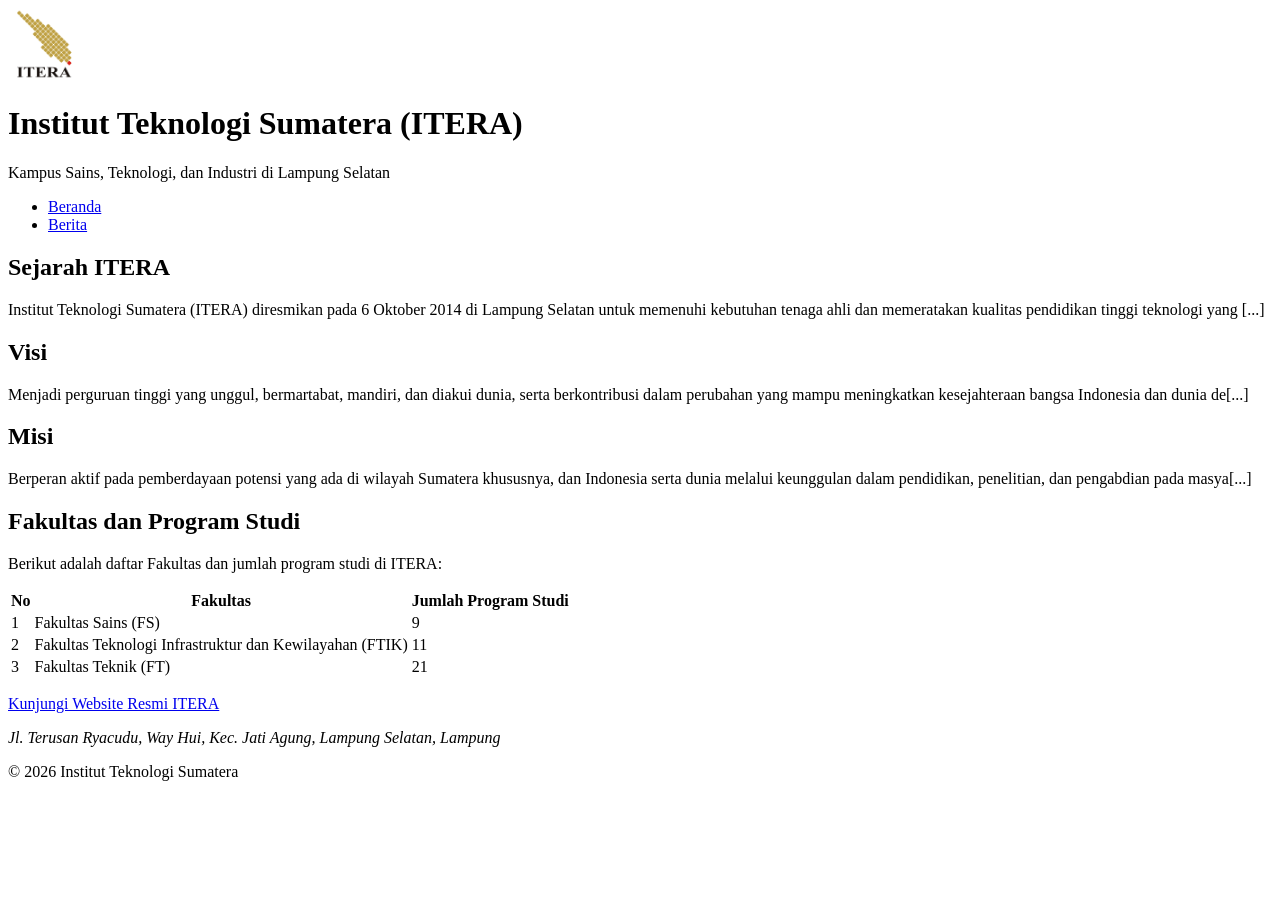
<file: tugas2/index.html>
<!DOCTYPE html>
<html lang="id">
<head>
    <!--
      ============================================================
      TUGAS 2 - PENGEMBANGAN APLIKASI WEB
      Halaman Utama : Profil ITERA (index.html)
      Deskripsi     : Website profil ITERA dengan struktur HTML
                       semantik
      ============================================================
    -->
    <meta charset="utf-8">
    <meta name="description" content="Website profil Institut Teknologi Sumatera (ITERA): sejarah, visi misi, fakultas, dan data kampus.">
    <meta name="author" content="Abdul Aziz">
    <title>Profil ITERA | Institut Teknologi Sumatera</title>
</head>
<body> 

    <header>
        <a href="index.html" aria-label="Beranda">
            <img src="image/logo.png" alt="Logo Institut Teknologi Sumatera" width="72" height="72">
        </a>
        <div>
            <h1>Institut Teknologi Sumatera (ITERA)</h1>
            <p>Kampus Sains, Teknologi, dan Industri di Lampung Selatan</p>
        </div>
    </header>
    
    <nav>
        <ul>
            <li><a href="index.html">Beranda</a></li>
            <li><a href="berita.html">Berita</a></li>
        </ul>
    </nav>

    <main>
        <section>
            <h2>Sejarah ITERA</h2>
            <p>Institut Teknologi Sumatera (ITERA) diresmikan pada 6 Oktober 2014 di Lampung Selatan untuk memenuhi kebutuhan tenaga ahli dan memeratakan kualitas pendidikan tinggi teknologi yang [...]
        </section>

        <section>
            <h2>Visi</h2>
            <p>Menjadi perguruan tinggi yang unggul, bermartabat, mandiri, dan diakui dunia, serta berkontribusi dalam perubahan yang mampu meningkatkan kesejahteraan bangsa Indonesia dan dunia de[...]
        </section>

        <section>
            <h2>Misi</h2>
            <p>Berperan aktif pada pemberdayaan potensi yang ada di wilayah Sumatera khususnya, dan Indonesia serta dunia melalui keunggulan dalam pendidikan, penelitian, dan pengabdian pada masya[...]
        </section>

        <section>
            <h2>Fakultas dan Program Studi</h2>
            <p>Berikut adalah daftar Fakultas dan jumlah program studi di ITERA:</p>
            <table>
                <thead>
                    <tr>
                        <th>No</th>
                        <th>Fakultas</th>
                        <th>Jumlah Program Studi</th>
                    </tr>
                </thead>
                <tbody>
                    <tr>
                        <td>1</td>
                        <td>Fakultas Sains (FS)</td>
                        <td>9</td>
                    </tr>
                    <tr>
                        <td>2</td>
                        <td>Fakultas Teknologi Infrastruktur dan Kewilayahan (FTIK)</td>
                        <td>11</td>
                    </tr>
                    <tr>
                        <td>3</td>
                        <td>Fakultas Teknik (FT)</td>
                        <td>21</td>
                    </tr>
                </tbody>
            </table>
        </section>

    </main>

    <p>
        <a href="https://www.itera.ac.id/" target="_blank" rel="noopener noreferrer">Kunjungi Website Resmi ITERA</a>

    <footer>
        <p><i>Jl. Terusan Ryacudu, Way Hui, Kec. Jati Agung, Lampung Selatan, Lampung</i></p>
        <p>© 2026 Institut Teknologi Sumatera</p>
    </footer>
</body>
</html>
</file>
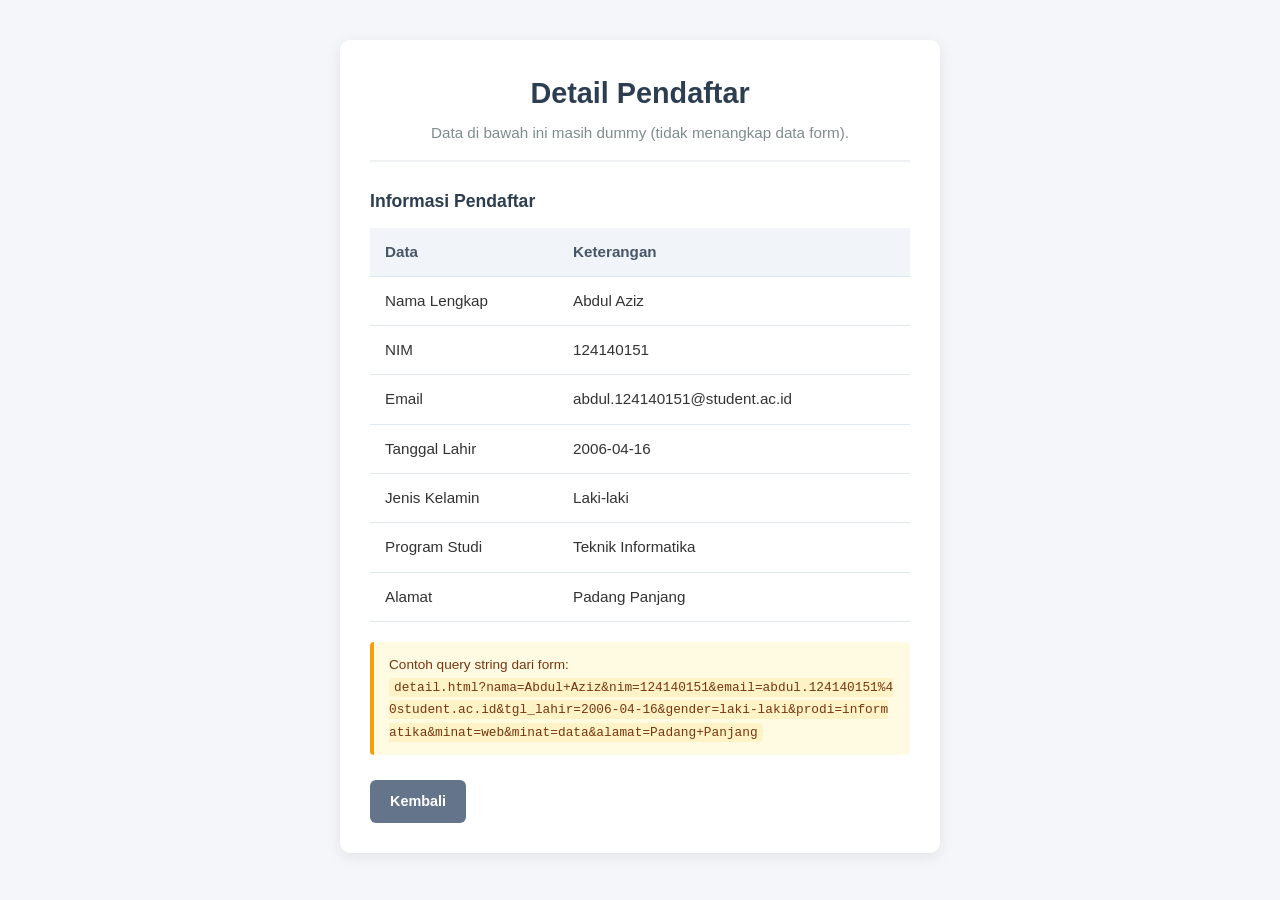
<file: task_3/detail.html>
<!DOCTYPE html>
<html lang="id">
<head>
  <meta charset="UTF-8">
  <meta name="viewport" content="width=device-width, initial-scale=1.0">
  <title>Detail Pendaftar</title>
  <link rel="stylesheet" href="style.css">
</head>
<body>
  <div class="container">
    <header>
      <h1>Detail Pendaftar</h1>
      <p>Data di bawah ini masih dummy (tidak menangkap data form).</p>
    </header>

    <table>
      <caption>Informasi Pendaftar</caption>
      <thead>
        <tr>
          <th>Data</th>
          <th>Keterangan</th>
        </tr>
      </thead>
      <tbody>
        <tr><td>Nama Lengkap</td><td>Abdul Aziz</td></tr>
        <tr><td>NIM</td><td>124140151</td></tr>
        <tr><td>Email</td><td>abdul.124140151@student.ac.id</td></tr>
        <tr><td>Tanggal Lahir</td><td>2006-04-16</td></tr>
        <tr><td>Jenis Kelamin</td><td>Laki-laki</td></tr>
        <tr><td>Program Studi</td><td>Teknik Informatika</td></tr>
        <tr><td>Alamat</td><td>Padang Panjang</td></tr>
      </tbody>
    </table>

    <p class="catatan">
      Contoh query string dari form:<br>
      <code>detail.html?nama=Abdul+Aziz&amp;nim=124140151&amp;email=abdul.124140151%40student.ac.id&amp;tgl_lahir=2006-04-16&amp;gender=laki-laki&amp;prodi=informatika&amp;minat=web&amp;minat=data&amp;alamat=Padang+Panjang</code>
    </p>

    <a href="pendaftaran.html" class="tombol">Kembali</a>
  </div>
</body>
</html>
</file>
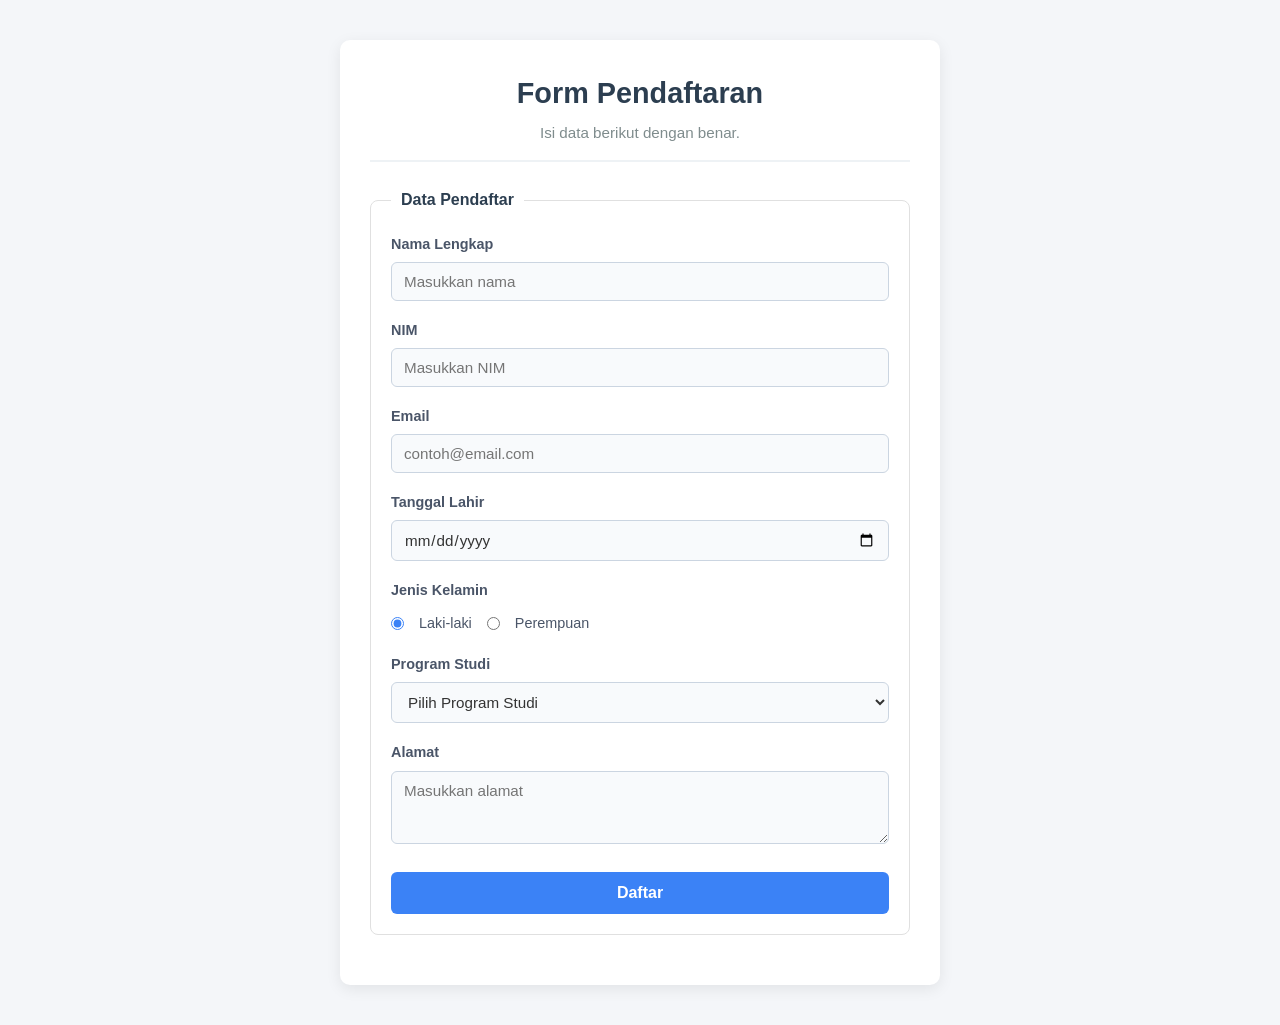
<file: task_3/pendaftaran.html>
<!DOCTYPE html>
<html lang="id">
<head>
  <meta charset="UTF-8">
  <meta name="viewport" content="width=device-width, initial-scale=1.0">
  <title>Pendaftaran</title>
  <link rel="stylesheet" href="style.css">
</head>
<body>
  <div class="container">
    <header>
      <h1>Form Pendaftaran</h1>
      <p>Isi data berikut dengan benar.</p>
    </header>

    <!-- method GET: data dikirim lewat query string ke detail.html -->
    <form method="get" action="detail.html">
      <fieldset>
        <legend>Data Pendaftar</legend>

        <div class="form-group">
          <label for="nama">Nama Lengkap</label>
          <input type="text" id="nama" name="nama" placeholder="Masukkan nama" required>
        </div>

        <div class="form-group">
          <label for="nim">NIM</label>
          <input type="text" id="nim" name="nim" placeholder="Masukkan NIM" required>
        </div>

        <div class="form-group">
          <label for="email">Email</label>
          <input type="email" id="email" name="email" placeholder="contoh@email.com" required>
        </div>

        <div class="form-group">
          <label for="tgl">Tanggal Lahir</label>
          <input type="date" id="tgl" name="tgl_lahir">
        </div>

        <div class="form-group">
          <span class="label-text">Jenis Kelamin</span>
          <div class="pilihan">
            <input type="radio" id="laki" name="gender" value="laki-laki" checked>
            <label for="laki">Laki-laki</label>
            <input type="radio" id="perempuan" name="gender" value="perempuan">
            <label for="perempuan">Perempuan</label>
          </div>
        </div>

        <div class="form-group">
          <label for="prodi">Program Studi</label>
          <select id="prodi" name="prodi">
            <option value="">Pilih Program Studi</option>
            <option value="informatika">Teknik Informatika</option>
            <option value="industri">Teknik Industri</option>
            <option value="elektro">Teknik Elektro</option>
            <option value="mesin">Teknik Mesin</option>
          </select>
        </div>

        <div class="form-group">
          <label for="alamat">Alamat</label>
          <textarea id="alamat" name="alamat" rows="3" placeholder="Masukkan alamat"></textarea>
        </div>

        <button type="submit" id="btn-daftar">Daftar</button>
      </fieldset>
    </form>
  </div>
</body>
</html>
</file>
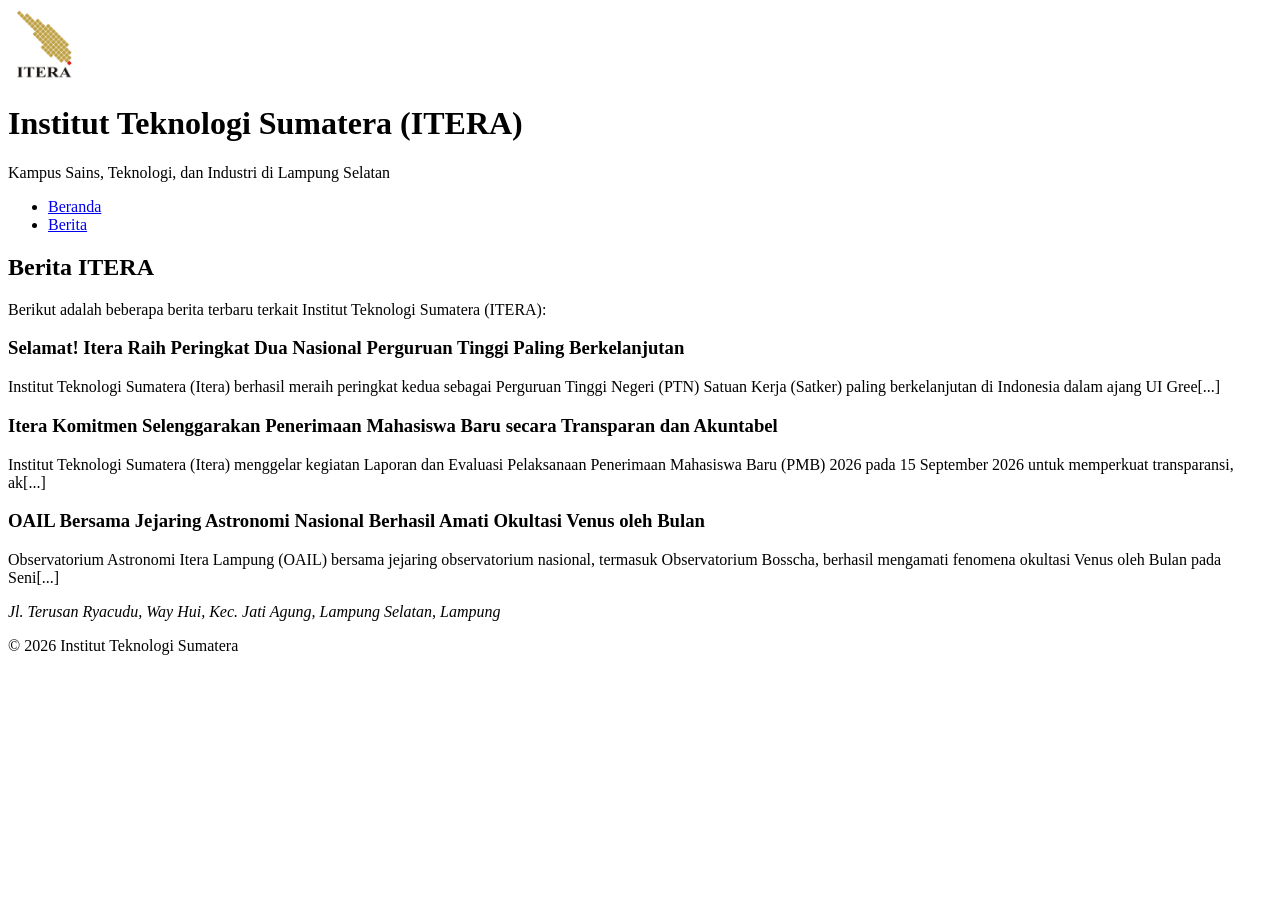
<file: tugas2/berita.html>
<!DOCTYPE html>
<html lang="id">
<head>
    <!--
      ============================================================
      TUGAS 2 - PENGEMBANGAN APLIKASI WEB
      Halaman Berita : Berita ITERA (berita.html)
      Deskripsi      : Website berita ITERA dengan struktur HTML
                       semantik
      ============================================================
    -->
    <meta charset="utf-8">
    <meta name="description" content="Website profil Institut Teknologi Sumatera (ITERA): sejarah, visi misi, fakultas, dan data kampus.">
    <meta name="author" content="Abdul Aziz">
    <title> Berita ITERA | Institut Teknologi Sumatera</title>
</head>
<body>

    <header>
        <a href="index.html" aria-label="Beranda">
            <img src="image/logo.png" alt="Logo Institut Teknologi Sumatera" width="72" height="72">
        </a>
        <div>
            <h1>Institut Teknologi Sumatera (ITERA)</h1>
            <p>Kampus Sains, Teknologi, dan Industri di Lampung Selatan</p>
        </div>
    </header>

    <nav>
        <ul>
            <li><a href="index.html">Beranda</a></li>
            <li><a href="berita.html">Berita</a></li>
        </ul>
    </nav>

    <main>
        <section>
            <h2>Berita ITERA</h2>
            <p>Berikut adalah beberapa berita terbaru terkait Institut Teknologi Sumatera (ITERA):</p>
            <article>
                 <h3>Selamat! Itera Raih Peringkat Dua Nasional Perguruan Tinggi Paling Berkelanjutan</h3>
                <p>Institut Teknologi Sumatera (Itera) berhasil meraih peringkat kedua sebagai Perguruan Tinggi Negeri (PTN) Satuan Kerja (Satker) paling berkelanjutan di Indonesia dalam ajang UI Gree[...]
            </article>

            <article>
               <h3>Itera Komitmen Selenggarakan Penerimaan Mahasiswa Baru secara Transparan dan Akuntabel</h3>
                <p>Institut Teknologi Sumatera (Itera) menggelar kegiatan Laporan dan Evaluasi Pelaksanaan Penerimaan Mahasiswa Baru (PMB) 2026 pada 15 September 2026 untuk memperkuat transparansi, ak[...]
            </article>

            <article>
                <h3>OAIL Bersama Jejaring Astronomi Nasional Berhasil Amati Okultasi Venus oleh Bulan</h3>
                <p>Observatorium Astronomi Itera Lampung (OAIL) bersama jejaring observatorium nasional, termasuk Observatorium Bosscha, berhasil mengamati fenomena okultasi Venus oleh Bulan pada Seni[...]
            </article>
        
        </section>
    </main>
    <footer>
        <p><i>Jl. Terusan Ryacudu, Way Hui, Kec. Jati Agung, Lampung Selatan, Lampung</i></p>
        <p>© 2026 Institut Teknologi Sumatera</p>
    </footer>
</body>
</html>
</file>
<file: task_3/style.css>
/* ==========================================
   1. RESET & BASE STYLES
   ========================================== */
* {
  margin: 0;
  padding: 0;
  box-sizing: border-box;
  font-family: 'Segoe UI', Tahoma, Geneva, Verdana, sans-serif;
}

body {
  background-color: #f4f6f9;
  color: #333333;
  line-height: 1.6;
  padding: 40px 20px;
  display: flex;
  justify-content: center;
  align-items: flex-start;
  min-height: 100vh;
}

/* Container Utama */
.container {
  background-color: #ffffff;
  width: 100%;
  max-width: 600px;
  padding: 30px;
  border-radius: 10px;
  box-shadow: 0 4px 15px rgba(0, 0, 0, 0.08);
}

/* Header */
header {
  text-align: center;
  margin-bottom: 25px;
  border-bottom: 2px solid #eef2f5;
  padding-bottom: 15px;
}

header h1 {
  color: #2c3e50;
  font-size: 1.8rem;
  margin-bottom: 5px;
}

header p {
  color: #7f8c8d;
  font-size: 0.95rem;
}

/* ==========================================
   2. FORM STYLES (pendaftaran.html)
   ========================================== */
fieldset {
  border: 1px solid #e0e0e0;
  border-radius: 8px;
  padding: 20px;
  margin-bottom: 20px;
}

legend {
  font-weight: 600;
  color: #2c3e50;
  padding: 0 10px;
}

.form-group {
  margin-bottom: 18px;
  display: flex;
  flex-direction: column;
}

label, .label-text {
  font-weight: 600;
  font-size: 0.9rem;
  margin-bottom: 6px;
  color: #4a5568;
}

input[type="text"],
input[type="email"],
input[type="date"],
select,
textarea {
  width: 100%;
  padding: 10px 12px;
  border: 1px solid #cbd5e1;
  border-radius: 6px;
  font-size: 0.95rem;
  color: #333333;
  background-color: #f8fafc;
  transition: border-color 0.2s ease, box-shadow 0.2s ease;
}

input:focus,
select:focus,
textarea:focus {
  outline: none;
  border-color: #3b82f6;
  box-shadow: 0 0 0 3px rgba(59, 130, 246, 0.15);
  background-color: #ffffff;
}

textarea {
  resize: vertical;
}

/* Radio Button Layout */
.pilihan {
  display: flex;
  align-items: center;
  gap: 15px;
  margin-top: 4px;
}

.pilihan label {
  font-weight: normal;
  margin-bottom: 0;
  cursor: pointer;
}

.pilihan input[type="radio"] {
  cursor: pointer;
  accent-color: #3b82f6;
}

/* Button Submit */
#btn-daftar {
  width: 100%;
  padding: 12px;
  background-color: #3b82f6;
  color: #ffffff;
  border: none;
  border-radius: 6px;
  font-size: 1rem;
  font-weight: 600;
  cursor: pointer;
  transition: background-color 0.2s ease;
  margin-top: 10px;
}

#btn-daftar:hover {
  background-color: #2563eb;
}

/* ==========================================
   3. TABLE STYLES (detail.html)
   ========================================== */
table {
  width: 100%;
  border-collapse: collapse;
  margin-bottom: 20px;
}

caption {
  font-weight: bold;
  font-size: 1.1rem;
  margin-bottom: 12px;
  color: #2c3e50;
  text-align: left;
}

th, td {
  padding: 12px 15px;
  text-align: left;
  border-bottom: 1px solid #e2e8f0;
  font-size: 0.95rem;
}

th {
  background-color: #f1f5f9;
  color: #475569;
  font-weight: 600;
}

tbody tr:hover {
  background-color: #f8fafc;
}

/* Catatan Query String */
.catatan {
  background-color: #fffbe2;
  border-left: 4px solid #f59e0b;
  padding: 12px 15px;
  border-radius: 4px;
  font-size: 0.85rem;
  color: #78350f;
  margin-bottom: 25px;
  word-break: break-all;
}

code {
  font-family: 'Courier New', Courier, monospace;
  background-color: #fef3c7;
  padding: 2px 5px;
  border-radius: 4px;
  font-size: 0.8rem;
}

/* Tombol Kembali Link */
.tombol {
  display: inline-block;
  text-align: center;
  padding: 10px 20px;
  background-color: #64748b;
  color: #ffffff;
  text-decoration: none;
  border-radius: 6px;
  font-weight: 600;
  font-size: 0.9rem;
  transition: background-color 0.2s ease;
}

.tombol:hover {
  background-color: #475569;
}
</file>
